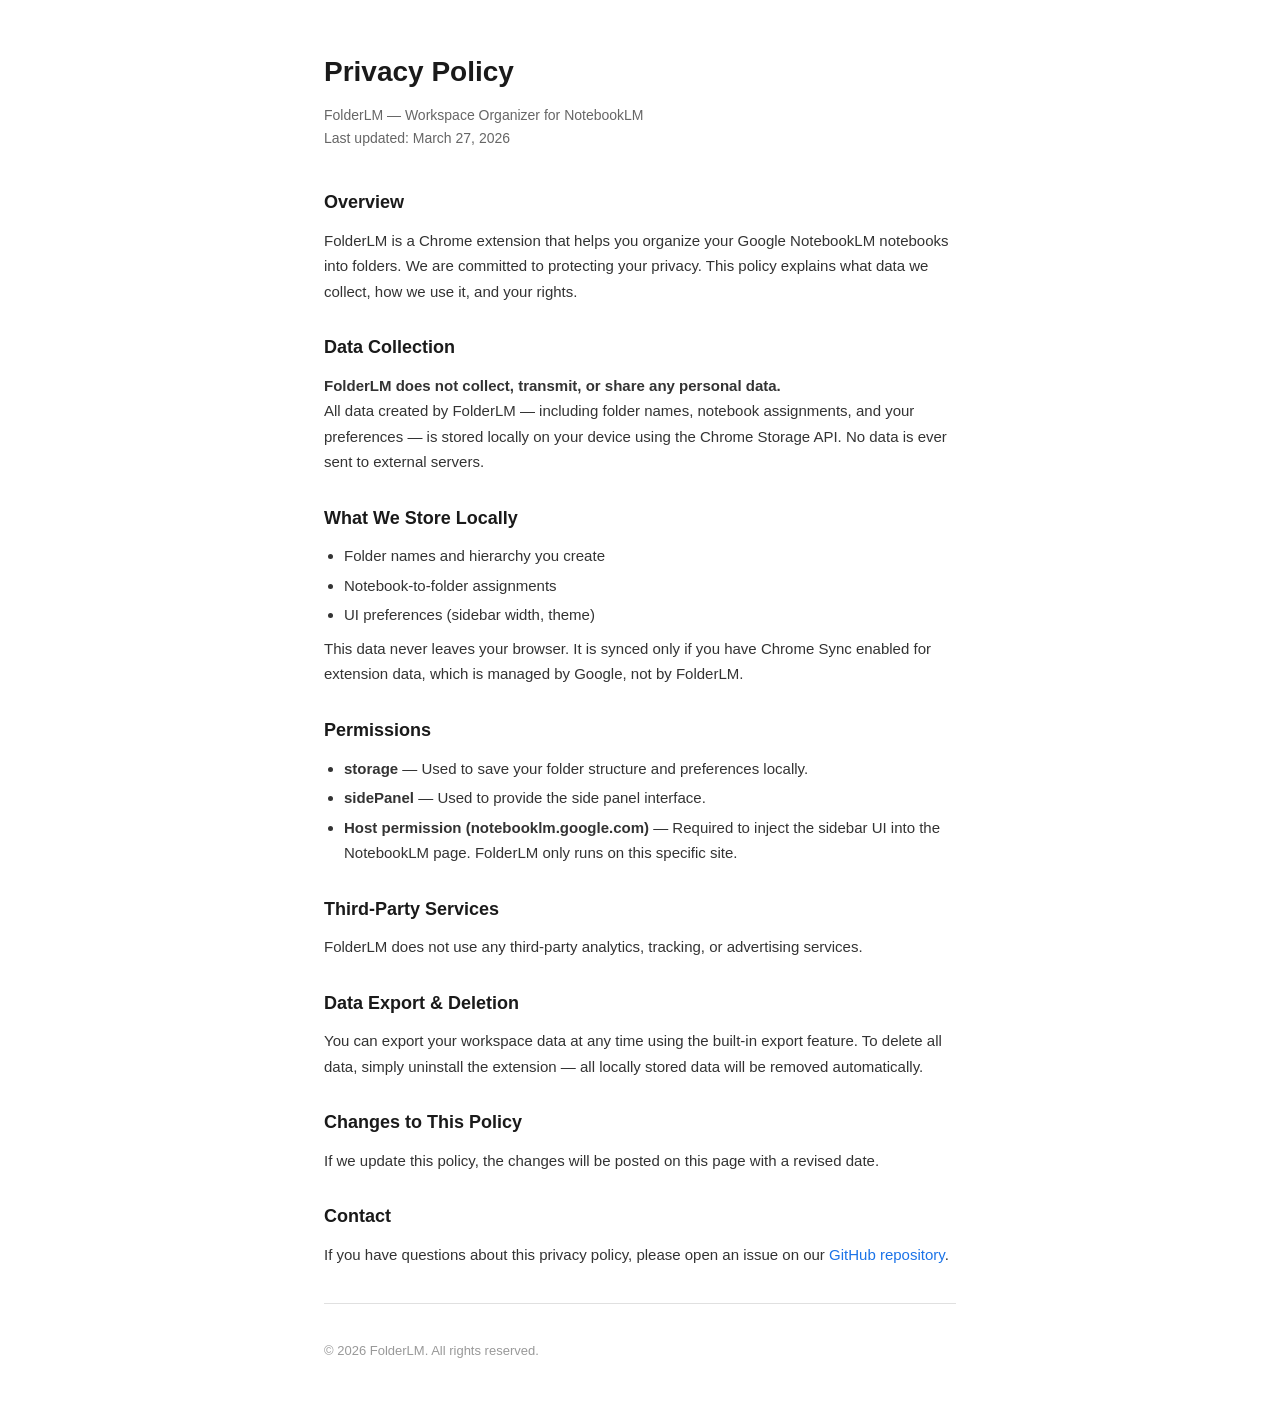
<file: docs/index.html>
<!DOCTYPE html>
<html lang="en">
<head>
  <meta charset="UTF-8">
  <meta http-equiv="refresh" content="0;url=privacy-policy.html">
  <title>FolderLM</title>
</head>
<body>
  <p>Redirecting to <a href="privacy-policy.html">Privacy Policy</a>...</p>
</body>
</html>
</file>
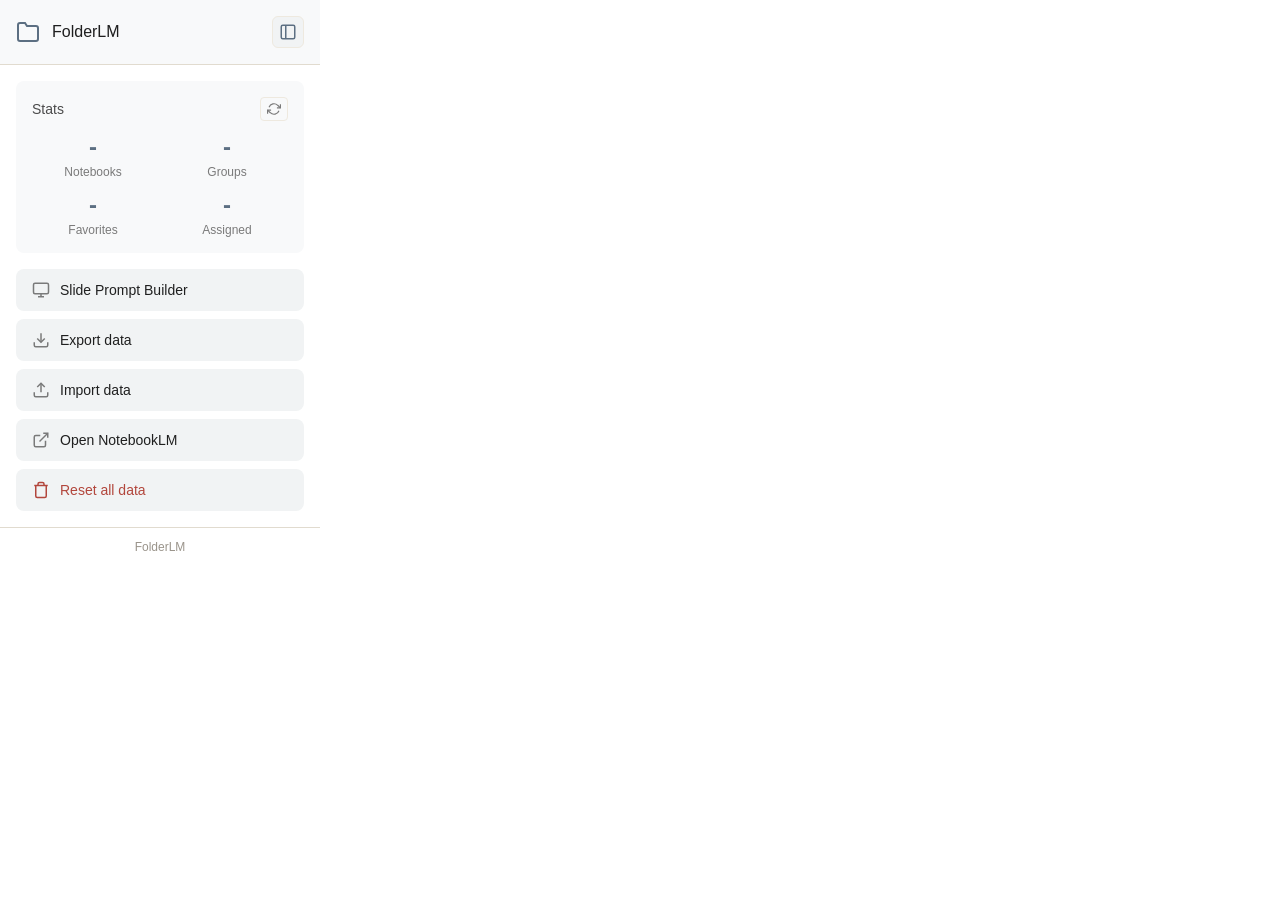
<file: popup.html>
<!DOCTYPE html>
<html lang="en">
<head>
  <meta charset="UTF-8">
  <meta name="viewport" content="width=device-width, initial-scale=1.0">
  <title>FolderLM</title>
  <style>
    * {
      box-sizing: border-box;
      margin: 0;
      padding: 0;
    }

    /* CSS variables (dark mode default) */
    body {
      --popup-bg-primary: #1e1e1e;
      --popup-bg-secondary: #252525;
      --popup-bg-tertiary: #2a2a2a;
      --popup-bg-hover: #333;
      --popup-text-primary: #e0e0e0;
      --popup-text-secondary: #aaa;
      --popup-text-muted: #888;
      --popup-text-dim: #666;
      --popup-border-color: #333;
      --popup-border-light: #444;
      --popup-accent-color: #8ab4f8;
      --popup-danger-color: #f44336;
      --popup-success-bg: rgba(76, 175, 80, 0.2);
      --popup-success-color: #81c784;
      --popup-error-bg: rgba(244, 67, 54, 0.2);
      --popup-error-color: #e57373;
      --popup-info-bg: rgba(33, 150, 243, 0.2);
      --popup-info-color: #64b5f6;
      --popup-modal-bg: rgba(0, 0, 0, 0.8);
    }

    /* Light mode */
    body.light-theme {
      --popup-bg-primary: #ffffff;
      --popup-bg-secondary: #f8f9fa;
      --popup-bg-tertiary: #f1f3f4;
      --popup-bg-hover: #e8eaed;
      --popup-text-primary: #1f1f1f;
      --popup-text-secondary: #4b4b4b;
      --popup-text-muted: #7a7a7a;
      --popup-text-dim: #9a948b;
      --popup-border-color: #e1dbcf;
      --popup-border-light: #eee9df;
      --popup-accent-color: #5c6f82;
      --popup-danger-color: #b2463c;
      --popup-success-bg: rgba(96, 142, 96, 0.18);
      --popup-success-color: #3a6b3a;
      --popup-error-bg: rgba(178, 70, 60, 0.18);
      --popup-error-color: #9b3b33;
      --popup-info-bg: rgba(92, 111, 130, 0.18);
      --popup-info-color: #445566;
      --popup-modal-bg: rgba(20, 20, 20, 0.28);
    }

    body {
      width: 320px;
      font-family: 'Segoe UI', 'Roboto', sans-serif;
      background: var(--popup-bg-primary);
      color: var(--popup-text-primary);
    }

    .popup-header {
      padding: 16px;
      background: var(--popup-bg-secondary);
      border-bottom: 1px solid var(--popup-border-color);
      display: flex;
      align-items: center;
      gap: 12px;
    }

    .popup-header svg {
      color: var(--popup-accent-color);
    }

    .popup-header h1 {
      font-size: 16px;
      font-weight: 500;
      flex: 1;
    }

    .header-icon-btn {
      width: 32px;
      height: 32px;
      border: 1px solid var(--popup-border-light);
      border-radius: 6px;
      background: var(--popup-bg-tertiary);
      color: var(--popup-text-secondary);
      cursor: pointer;
      display: flex;
      align-items: center;
      justify-content: center;
      transition: all 0.2s;
    }

    .header-icon-btn:hover {
      background: var(--popup-bg-hover);
      color: var(--popup-accent-color);
      border-color: var(--popup-accent-color);
    }

    .popup-content {
      padding: 16px;
    }

    .stats-section {
      background: var(--popup-bg-secondary);
      border-radius: 8px;
      padding: 16px;
      margin-bottom: 16px;
    }

    .stats-header {
      display: flex;
      justify-content: space-between;
      align-items: center;
      margin-bottom: 12px;
    }

    .stats-section h2 {
      font-size: 14px;
      font-weight: 500;
      color: var(--popup-text-secondary);
      margin: 0;
    }

    .refresh-btn {
      background: none;
      border: 1px solid var(--popup-border-light);
      border-radius: 4px;
      padding: 4px 6px;
      cursor: pointer;
      color: var(--popup-text-muted);
      transition: all 0.2s;
      display: flex;
      align-items: center;
      justify-content: center;
    }

    .refresh-btn:hover {
      background: var(--popup-bg-hover);
      border-color: var(--popup-accent-color);
      color: var(--popup-accent-color);
    }

    .refresh-btn.loading svg {
      animation: spin 1s linear infinite;
    }

    @keyframes spin {
      from { transform: rotate(0deg); }
      to { transform: rotate(360deg); }
    }

    .stats-grid {
      display: grid;
      grid-template-columns: 1fr 1fr;
      gap: 12px;
    }

    .stat-item {
      text-align: center;
    }

    .stat-value {
      font-size: 24px;
      font-weight: 600;
      color: var(--popup-accent-color);
    }

    .stat-label {
      font-size: 12px;
      color: var(--popup-text-muted);
      margin-top: 4px;
    }

    .actions-section {
      display: flex;
      flex-direction: column;
      gap: 8px;
    }

    .action-btn {
      display: flex;
      align-items: center;
      gap: 10px;
      padding: 12px 16px;
      border: none;
      border-radius: 8px;
      background: var(--popup-bg-tertiary);
      color: var(--popup-text-primary);
      font-size: 14px;
      cursor: pointer;
      transition: background 0.2s;
      text-align: left;
    }

    .action-btn:hover {
      background: var(--popup-bg-hover);
    }

    .action-btn svg {
      color: var(--popup-text-muted);
      flex-shrink: 0;
    }

    .action-btn.danger {
      color: var(--popup-danger-color);
    }

    .action-btn.danger svg {
      color: var(--popup-danger-color);
    }

    .popup-footer {
      padding: 12px 16px;
      border-top: 1px solid var(--popup-border-color);
      text-align: center;
      font-size: 12px;
      color: var(--popup-text-dim);
    }

    .hidden {
      display: none !important;
    }

    .message {
      padding: 12px;
      border-radius: 8px;
      margin-bottom: 16px;
      font-size: 13px;
    }

    .message.success {
      background: var(--popup-success-bg);
      color: var(--popup-success-color);
    }

    .message.error {
      background: var(--popup-error-bg);
      color: var(--popup-error-color);
    }

    .message.info {
      background: var(--popup-info-bg);
      color: var(--popup-info-color);
    }

    /* Modal */
    .modal {
      position: fixed;
      top: 0;
      left: 0;
      right: 0;
      bottom: 0;
      background: var(--popup-modal-bg);
      display: flex;
      align-items: center;
      justify-content: center;
      z-index: 1000;
    }

    .modal.hidden {
      display: none;
    }

    .modal-content {
      background: var(--popup-bg-tertiary);
      border-radius: 12px;
      width: 320px;
      max-height: 90vh;
      overflow-y: auto;
    }

    .modal-header {
      display: flex;
      justify-content: space-between;
      align-items: center;
      padding: 16px;
      border-bottom: 1px solid var(--popup-border-color);
    }

    .modal-header h3 {
      margin: 0;
      font-size: 16px;
      font-weight: 500;
      color: var(--popup-text-primary);
    }

    .modal-close {
      background: none;
      border: none;
      color: var(--popup-text-muted);
      font-size: 24px;
      cursor: pointer;
      padding: 0;
      line-height: 1;
    }

    .modal-close:hover {
      color: var(--popup-text-primary);
    }

    .modal-body {
      padding: 16px;
    }

    .form-group {
      margin-bottom: 16px;
    }

    .form-group label {
      display: block;
      font-size: 12px;
      color: var(--popup-text-secondary);
      margin-bottom: 6px;
    }

    .form-group select,
    .form-group input,
    .form-group textarea {
      width: 100%;
      padding: 8px 10px;
      border: 1px solid var(--popup-border-light);
      border-radius: 6px;
      background: var(--popup-bg-hover);
      color: var(--popup-text-primary);
      font-size: 13px;
      box-sizing: border-box;
    }

    .form-group select:focus,
    .form-group input:focus,
    .form-group textarea:focus {
      outline: none;
      border-color: var(--popup-accent-color);
    }

    .form-group textarea {
      resize: none;
      font-family: monospace;
      font-size: 11px;
      line-height: 1.4;
    }

    .color-select-row {
      display: flex;
      gap: 8px;
      align-items: center;
    }

    .color-select-row select {
      flex: 1;
    }

    .color-input {
      width: 80px !important;
      flex: 0 0 80px;
    }

    .color-input.hidden {
      display: none;
    }

    .color-preview {
      width: 28px;
      height: 28px;
      border-radius: 4px;
      border: 1px solid var(--popup-border-light);
      flex-shrink: 0;
    }

    .copy-btn {
      display: flex;
      align-items: center;
      justify-content: center;
      gap: 6px;
      width: 100%;
      margin-top: 8px;
      padding: 10px;
      border: none;
      border-radius: 6px;
      background: var(--popup-accent-color);
      color: var(--popup-bg-primary);
      font-size: 13px;
      font-weight: 500;
      cursor: pointer;
      transition: background 0.2s;
    }

    .copy-btn:hover {
      filter: brightness(1.1);
    }

    .copy-btn.copied {
      background: #34a853;
      color: #fff;
    }

    /* Tone section */
    .tone-section {
      background: var(--popup-bg-hover);
      border-radius: 8px;
      padding: 12px;
      margin-bottom: 16px;
    }

    .tone-section label {
      font-size: 13px;
      font-weight: 500;
      color: var(--popup-accent-color);
    }

    .tone-description {
      font-size: 11px;
      color: var(--popup-text-muted);
      margin-top: 6px;
      line-height: 1.4;
    }

    .section-label {
      font-size: 12px;
      color: var(--popup-text-muted);
      margin-bottom: 12px;
      padding-bottom: 8px;
      border-bottom: 1px solid var(--popup-border-light);
    }

    /* Custom color section */
    .custom-colors-section {
      margin-bottom: 12px;
    }

    .section-header {
      display: flex;
      justify-content: space-between;
      align-items: center;
      margin-bottom: 8px;
    }

    .section-header span {
      font-size: 12px;
      color: var(--popup-text-secondary);
    }

    .add-color-btn {
      background: none;
      border: 1px solid var(--popup-border-light);
      color: var(--popup-accent-color);
      font-size: 11px;
      padding: 4px 8px;
      border-radius: 4px;
      cursor: pointer;
      transition: all 0.2s;
    }

    .add-color-btn:hover {
      background: rgba(138, 180, 248, 0.1);
      border-color: var(--popup-accent-color);
    }

    .custom-colors-list {
      display: flex;
      flex-wrap: wrap;
      gap: 6px;
      min-height: 20px;
    }

    .custom-color-item {
      display: flex;
      align-items: center;
      gap: 4px;
      background: var(--popup-bg-hover);
      border: 1px solid var(--popup-border-light);
      border-radius: 4px;
      padding: 4px 6px;
      font-size: 11px;
      color: var(--popup-text-secondary);
    }

    .custom-color-item .color-dot {
      width: 14px;
      height: 14px;
      border-radius: 3px;
      border: 1px solid var(--popup-border-light);
    }

    .custom-color-item .color-name {
      max-width: 80px;
      overflow: hidden;
      text-overflow: ellipsis;
      white-space: nowrap;
    }

    .custom-color-item .delete-color {
      background: none;
      border: none;
      color: var(--popup-text-muted);
      cursor: pointer;
      padding: 0;
      font-size: 14px;
      line-height: 1;
      margin-left: 2px;
    }

    .custom-color-item .delete-color:hover {
      color: var(--popup-danger-color);
    }

    .add-color-form {
      margin-top: 8px;
      padding: 10px;
      background: var(--popup-bg-hover);
      border-radius: 6px;
    }

    .add-color-form.hidden {
      display: none;
    }

    .add-color-form input {
      width: 100%;
      padding: 6px 8px;
      border: 1px solid var(--popup-border-light);
      border-radius: 4px;
      background: var(--popup-bg-tertiary);
      color: var(--popup-text-primary);
      font-size: 12px;
      margin-bottom: 8px;
      box-sizing: border-box;
    }

    .add-color-form input:focus {
      outline: none;
      border-color: var(--popup-accent-color);
    }

    .add-color-actions {
      display: flex;
      gap: 8px;
    }

    .btn-save-color, .btn-cancel-color {
      flex: 1;
      padding: 6px;
      border: none;
      border-radius: 4px;
      font-size: 12px;
      cursor: pointer;
      transition: background 0.2s;
    }

    .btn-save-color {
      background: var(--popup-accent-color);
      color: var(--popup-bg-primary);
    }

    .btn-save-color:hover {
      filter: brightness(1.1);
    }

    .btn-cancel-color {
      background: var(--popup-border-light);
      color: var(--popup-text-secondary);
    }

    .btn-cancel-color:hover {
      background: var(--popup-text-muted);
    }

    .divider {
      border: none;
      border-top: 1px solid var(--popup-border-light);
      margin: 16px 0;
    }

    .empty-colors {
      font-size: 11px;
      color: var(--popup-text-dim);
      font-style: italic;
    }

    /* Preset section */
    .preset-section {
      margin-top: 8px;
    }

    .preset-list {
      display: flex;
      flex-direction: column;
      gap: 6px;
      min-height: 20px;
    }

    .preset-item {
      display: flex;
      align-items: center;
      justify-content: space-between;
      background: var(--popup-bg-hover);
      border: 1px solid var(--popup-border-light);
      border-radius: 6px;
      padding: 8px 10px;
      cursor: pointer;
      transition: all 0.2s;
    }

    .preset-item:hover {
      background: var(--popup-bg-tertiary);
      border-color: var(--popup-accent-color);
    }

    .preset-item .preset-name {
      font-size: 12px;
      color: var(--popup-text-primary);
      flex: 1;
      overflow: hidden;
      text-overflow: ellipsis;
      white-space: nowrap;
    }

    .preset-item .preset-tone {
      font-size: 10px;
      color: var(--popup-text-muted);
      margin-left: 8px;
    }

    .preset-item .delete-preset {
      background: none;
      border: none;
      color: var(--popup-text-muted);
      cursor: pointer;
      padding: 0 0 0 8px;
      font-size: 16px;
      line-height: 1;
    }

    .preset-item .delete-preset:hover {
      color: var(--popup-danger-color);
    }

    .empty-presets {
      font-size: 11px;
      color: var(--popup-text-dim);
      font-style: italic;
      padding: 8px 0;
    }
  </style>
</head>
<body>
  <div class="popup-header">
    <svg width="24" height="24" viewBox="0 0 24 24" fill="none" stroke="currentColor" stroke-width="2">
      <path d="M22 19a2 2 0 0 1-2 2H4a2 2 0 0 1-2-2V5a2 2 0 0 1 2-2h5l2 3h9a2 2 0 0 1 2 2z"></path>
    </svg>
    <h1>FolderLM</h1>
    <button class="header-icon-btn" id="btn-open-sidepanel" title="Open in side panel">
      <svg width="18" height="18" viewBox="0 0 24 24" fill="none" stroke="currentColor" stroke-width="2">
        <rect x="3" y="3" width="18" height="18" rx="2" ry="2"></rect>
        <line x1="9" y1="3" x2="9" y2="21"></line>
      </svg>
    </button>
  </div>

  <div class="popup-content">
    <div id="message" class="message hidden"></div>

    <div class="stats-section">
      <div class="stats-header">
        <h2>Stats</h2>
        <button class="refresh-btn" id="btn-refresh-stats" title="Refresh">
          <svg width="14" height="14" viewBox="0 0 24 24" fill="none" stroke="currentColor" stroke-width="2">
            <path d="M23 4v6h-6"></path>
            <path d="M1 20v-6h6"></path>
            <path d="M3.51 9a9 9 0 0 1 14.85-3.36L23 10M1 14l4.64 4.36A9 9 0 0 0 20.49 15"></path>
          </svg>
        </button>
      </div>
      <div class="stats-grid">
        <div class="stat-item">
          <div class="stat-value" id="stat-notebooks">-</div>
          <div class="stat-label">Notebooks</div>
        </div>
        <div class="stat-item">
          <div class="stat-value" id="stat-groups">-</div>
          <div class="stat-label">Groups</div>
        </div>
        <div class="stat-item">
          <div class="stat-value" id="stat-favorites">-</div>
          <div class="stat-label">Favorites</div>
        </div>
        <div class="stat-item">
          <div class="stat-value" id="stat-assigned">-</div>
          <div class="stat-label">Assigned</div>
        </div>
      </div>
    </div>

    <div class="actions-section">
      <button class="action-btn" id="btn-slide-prompt">
        <svg width="18" height="18" viewBox="0 0 24 24" fill="none" stroke="currentColor" stroke-width="2">
          <rect x="2" y="3" width="20" height="14" rx="2" ry="2"></rect>
          <line x1="8" y1="21" x2="16" y2="21"></line>
          <line x1="12" y1="17" x2="12" y2="21"></line>
        </svg>
        Slide Prompt Builder
      </button>

      <button class="action-btn" id="btn-export">
        <svg width="18" height="18" viewBox="0 0 24 24" fill="none" stroke="currentColor" stroke-width="2">
          <path d="M21 15v4a2 2 0 0 1-2 2H5a2 2 0 0 1-2-2v-4"></path>
          <polyline points="7 10 12 15 17 10"></polyline>
          <line x1="12" y1="15" x2="12" y2="3"></line>
        </svg>
        Export data
      </button>

      <button class="action-btn" id="btn-import">
        <svg width="18" height="18" viewBox="0 0 24 24" fill="none" stroke="currentColor" stroke-width="2">
          <path d="M21 15v4a2 2 0 0 1-2 2H5a2 2 0 0 1-2-2v-4"></path>
          <polyline points="17 8 12 3 7 8"></polyline>
          <line x1="12" y1="3" x2="12" y2="15"></line>
        </svg>
        Import data
      </button>

      <input type="file" id="import-file" accept=".json" class="hidden">

      <button class="action-btn" id="btn-open-notebooklm">
        <svg width="18" height="18" viewBox="0 0 24 24" fill="none" stroke="currentColor" stroke-width="2">
          <path d="M18 13v6a2 2 0 0 1-2 2H5a2 2 0 0 1-2-2V8a2 2 0 0 1 2-2h6"></path>
          <polyline points="15 3 21 3 21 9"></polyline>
          <line x1="10" y1="14" x2="21" y2="3"></line>
        </svg>
        Open NotebookLM
      </button>

      <button class="action-btn danger" id="btn-reset">
        <svg width="18" height="18" viewBox="0 0 24 24" fill="none" stroke="currentColor" stroke-width="2">
          <polyline points="3 6 5 6 21 6"></polyline>
          <path d="M19 6v14a2 2 0 0 1-2 2H7a2 2 0 0 1-2-2V6m3 0V4a2 2 0 0 1 2-2h4a2 2 0 0 1 2 2v2"></path>
        </svg>
        Reset all data
      </button>
    </div>
  </div>

  <div class="popup-footer">
    <p>FolderLM</p>
  </div>

  <!-- Slide prompt modal -->
  <div id="slide-prompt-modal" class="modal hidden">
    <div class="modal-content">
      <div class="modal-header">
        <h3>Slide Prompt Builder</h3>
        <button class="modal-close" id="modal-close">&times;</button>
      </div>
      
      <div class="modal-body">
        <!-- 1) Tone selection -->
        <div class="form-group tone-section">
          <label>1. Choose a slide tone</label>
          <select id="slide-tone">
            <option value="simple">Simple & Minimal</option>
            <option value="business">Business & Professional</option>
            <option value="modern">Modern & Stylish</option>
            <option value="pop">Pop & Casual</option>
            <option value="elegant">Elegant & Premium</option>
            <option value="tech">Tech & Futuristic</option>
            <option value="natural">Natural & Soft</option>
            <option value="dynamic">Dynamic & Impactful</option>
            <option value="creative">Creative & Unique</option>
            <option value="academic">Academic & Formal</option>
          </select>
          <p class="tone-description" id="tone-description"></p>
        </div>

        <hr class="divider">

        <!-- Custom colors -->
        <div class="custom-colors-section">
          <div class="section-header">
            <span>Saved custom colors</span>
            <button class="add-color-btn" id="btn-add-color">+ Add</button>
          </div>
          <div id="custom-colors-list" class="custom-colors-list"></div>
          <div id="add-color-form" class="add-color-form hidden">
            <input type="text" id="new-color-name" placeholder="Name (e.g., Corporate Blue)">
            <input type="text" id="new-color-code" placeholder="#000000">
            <div class="add-color-actions">
              <button class="btn-save-color" id="btn-save-color">Save</button>
              <button class="btn-cancel-color" id="btn-cancel-color">Cancel</button>
            </div>
          </div>
        </div>

        <p class="section-label">2. Customize colors and fonts (optional)</p>

        <div class="form-group">
          <label>Primary color</label>
          <div class="color-select-row">
            <select id="main-color">
              <optgroup label="Dark">
                <option value="#1d1d1f">Black (#1d1d1f)</option>
                <option value="#202124">Dark Gray (#202124)</option>
                <option value="#1d1c1d">Off Black (#1d1c1d)</option>
                <option value="#2c2c2c">Charcoal (#2c2c2c)</option>
                <option value="#323130">Gray (#323130)</option>
                <option value="#161616">Jet Black (#161616)</option>
              </optgroup>
              <optgroup label="Blue/Green">
                <option value="#1e3a5f">Navy (#1e3a5f)</option>
                <option value="#3d5a45">Forest Green (#3d5a45)</option>
              </optgroup>
              <optgroup label="Accent">
                <option value="#611f69">Deep Purple (#611f69)</option>
              </optgroup>
              <option value="custom">Custom...</option>
            </select>
            <input type="text" id="main-color-custom" class="color-input hidden" placeholder="#000000">
            <div id="main-color-preview" class="color-preview"></div>
          </div>
        </div>

        <div class="form-group">
          <label>Accent color</label>
          <div class="color-select-row">
            <select id="accent-color">
              <optgroup label="Blues">
                <option value="#0071e3">Blue (#0071e3)</option>
                <option value="#0078d4">Royal Blue (#0078d4)</option>
                <option value="#1a73e8">Sky Blue (#1a73e8)</option>
                <option value="#0f62fe">Deep Blue (#0f62fe)</option>
                <option value="#36c5f0">Light Blue (#36c5f0)</option>
              </optgroup>
              <optgroup label="Warm">
                <option value="#fa0f00">Red (#fa0f00)</option>
                <option value="#e01e5a">Pink (#e01e5a)</option>
                <option value="#b8860b">Dark Gold (#b8860b)</option>
                <option value="#8b4513">Saddle Brown (#8b4513)</option>
              </optgroup>
              <optgroup label="Greens">
                <option value="#a8c686">Sage Green (#a8c686)</option>
              </optgroup>
              <option value="custom">Custom...</option>
            </select>
            <input type="text" id="accent-color-custom" class="color-input hidden" placeholder="#000000">
            <div id="accent-color-preview" class="color-preview"></div>
          </div>
        </div>

        <div class="form-group">
          <label>Background color</label>
          <div class="color-select-row">
            <select id="bg-color">
              <optgroup label="Whites">
                <option value="#ffffff">White (#ffffff)</option>
                <option value="#f4f4f4">Light Gray (#f4f4f4)</option>
                <option value="#fafaf5">Natural White (#fafaf5)</option>
              </optgroup>
              <optgroup label="Creams">
                <option value="#fffef5">Ivory (#fffef5)</option>
                <option value="#fffef8">Cream (#fffef8)</option>
              </optgroup>
              <optgroup label="Darks">
                <option value="#1a1a1a">Dark (#1a1a1a)</option>
                <option value="#0d1117">Dark Blue (#0d1117)</option>
              </optgroup>
              <option value="custom">Custom...</option>
            </select>
            <input type="text" id="bg-color-custom" class="color-input hidden" placeholder="#000000">
            <div id="bg-color-preview" class="color-preview"></div>
          </div>
        </div>

        <div class="form-group">
          <label>Japanese font</label>
          <select id="jp-font">
            <optgroup label="Gothic (Readable)">
              <option value="Hiragino Sans">Hiragino Sans</option>
              <option value="Yu Gothic">Yu Gothic</option>
              <option value="Meiryo">Meiryo</option>
              <option value="Noto Sans JP">Noto Sans JP</option>
              <option value="Source Han Sans JP">Source Han Sans JP</option>
              <option value="IBM Plex Sans JP">IBM Plex Sans JP</option>
              <option value="BIZ UDPGothic">BIZ UDPGothic</option>
            </optgroup>
            <optgroup label="Mincho (Formal)">
              <option value="Yu Mincho">Yu Mincho</option>
              <option value="Hiragino Mincho">Hiragino Mincho</option>
              <option value="Noto Serif JP">Noto Serif JP</option>
              <option value="Source Han Serif JP">Source Han Serif JP</option>
              <option value="BIZ UDPMincho">BIZ UDPMincho</option>
            </optgroup>
            <optgroup label="Rounded (Soft)">
              <option value="M PLUS Rounded 1c">M PLUS Rounded 1c</option>
              <option value="Zen Maru Gothic">Zen Maru Gothic</option>
            </optgroup>
          </select>
        </div>

        <div class="form-group">
          <label>English font</label>
          <select id="en-font">
            <optgroup label="Sans Serif (Modern)">
              <option value="Helvetica Neue">Helvetica Neue</option>
              <option value="Segoe UI">Segoe UI</option>
              <option value="Roboto">Roboto</option>
              <option value="IBM Plex Sans">IBM Plex Sans</option>
              <option value="Source Sans Pro">Source Sans Pro</option>
              <option value="Lato">Lato</option>
              <option value="Poppins">Poppins</option>
              <option value="Open Sans">Open Sans</option>
              <option value="Arial">Arial</option>
            </optgroup>
            <optgroup label="Serif (Formal)">
              <option value="EB Garamond">EB Garamond</option>
              <option value="Cormorant Garamond">Cormorant Garamond</option>
              <option value="Source Serif Pro">Source Serif Pro</option>
              <option value="Georgia">Georgia</option>
              <option value="Times New Roman">Times New Roman</option>
            </optgroup>
            <optgroup label="Display">
              <option value="Montserrat">Montserrat</option>
              <option value="Playfair Display">Playfair Display</option>
              <option value="Oswald">Oswald</option>
            </optgroup>
          </select>
        </div>

        <div class="form-group">
          <label>Generated prompt (editable)</label>
          <textarea id="generated-prompt" rows="12"></textarea>
          <button class="copy-btn" id="btn-copy-prompt">
            <svg width="14" height="14" viewBox="0 0 24 24" fill="none" stroke="currentColor" stroke-width="2">
              <rect x="9" y="9" width="13" height="13" rx="2" ry="2"></rect>
              <path d="M5 15H4a2 2 0 0 1-2-2V4a2 2 0 0 1 2-2h9a2 2 0 0 1 2 2v1"></path>
            </svg>
            Copy
          </button>
        </div>

        <hr class="divider">

        <!-- Preset save/load -->
        <div class="preset-section">
          <div class="section-header">
            <span>Saved presets</span>
            <button class="add-color-btn" id="btn-save-preset">+ Save</button>
          </div>
          <div id="preset-list" class="preset-list"></div>
          <div id="save-preset-form" class="add-color-form hidden">
            <input type="text" id="new-preset-name" placeholder="Preset name (e.g., Internal deck)">
            <div class="add-color-actions">
              <button class="btn-save-color" id="btn-confirm-save-preset">Save</button>
              <button class="btn-cancel-color" id="btn-cancel-save-preset">Cancel</button>
            </div>
          </div>
        </div>
      </div>
    </div>
  </div>

  <script src="popup.js"></script>
</body>
</html>
</file>
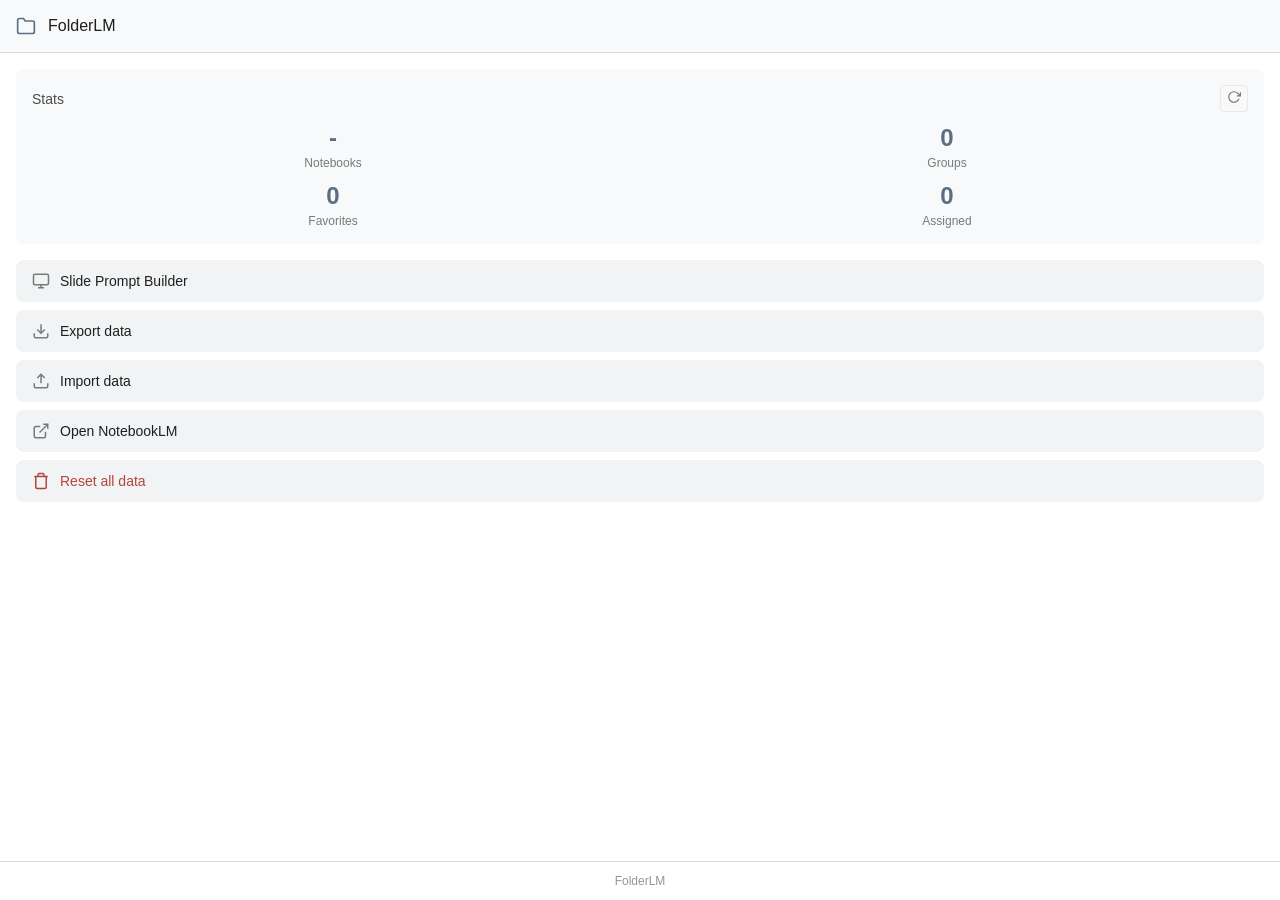
<file: sidepanel.html>
<!DOCTYPE html>
<html lang="en">
<head>
  <meta charset="UTF-8">
  <meta name="viewport" content="width=device-width, initial-scale=1.0">
  <title>FolderLM</title>
  <style>
    * {
      box-sizing: border-box;
      margin: 0;
      padding: 0;
    }

    /* CSS variables (dark mode default) */
    body {
      --sp-bg-primary: #1e1e1e;
      --sp-bg-secondary: #252525;
      --sp-bg-tertiary: #2a2a2a;
      --sp-bg-hover: #333;
      --sp-text-primary: #e0e0e0;
      --sp-text-secondary: #aaa;
      --sp-text-muted: #888;
      --sp-text-dim: #666;
      --sp-border-color: #333;
      --sp-border-light: #444;
      --sp-accent-color: #8ab4f8;
      --sp-danger-color: #f44336;
      --sp-success-bg: rgba(76, 175, 80, 0.2);
      --sp-success-color: #81c784;
      --sp-error-bg: rgba(244, 67, 54, 0.2);
      --sp-error-color: #e57373;
      --sp-info-bg: rgba(33, 150, 243, 0.2);
      --sp-info-color: #64b5f6;
    }

    /* Light mode */
    body.light-theme {
      --sp-bg-primary: #ffffff;
      --sp-bg-secondary: #f8f9fa;
      --sp-bg-tertiary: #f1f3f4;
      --sp-bg-hover: #e8eaed;
      --sp-text-primary: #1f1f1f;
      --sp-text-secondary: #4b4b4b;
      --sp-text-muted: #7a7a7a;
      --sp-text-dim: #9a948b;
      --sp-border-color: #e1dbcf;
      --sp-border-light: #eee9df;
      --sp-accent-color: #5c6f82;
      --sp-danger-color: #b2463c;
      --sp-success-bg: rgba(96, 142, 96, 0.18);
      --sp-success-color: #3a6b3a;
      --sp-error-bg: rgba(178, 70, 60, 0.18);
      --sp-error-color: #9b3b33;
      --sp-info-bg: rgba(92, 111, 130, 0.18);
      --sp-info-color: #445566;
    }

    .hidden {
      display: none !important;
    }

    body {
      font-family: -apple-system, BlinkMacSystemFont, 'Segoe UI', Roboto, sans-serif;
      background: var(--sp-bg-primary);
      color: var(--sp-text-primary);
      min-height: 100vh;
    }

    /* Header */
    .sp-header {
      padding: 16px;
      background: var(--sp-bg-secondary);
      border-bottom: 1px solid var(--sp-border-color);
      display: flex;
      align-items: center;
      gap: 12px;
    }

    .sp-header h1 {
      font-size: 16px;
      font-weight: 500;
      flex: 1;
      display: flex;
      align-items: center;
      gap: 8px;
    }

    .sp-header > svg {
      color: var(--sp-accent-color);
    }

    .sp-back-btn {
      display: none;
      align-items: center;
      gap: 4px;
      padding: 6px 10px;
      border: 1px solid var(--sp-border-light);
      border-radius: 6px;
      background: var(--sp-bg-tertiary);
      color: var(--sp-text-secondary);
      font-size: 13px;
      cursor: pointer;
      transition: all 0.2s;
    }

    .sp-back-btn:hover {
      background: var(--sp-bg-hover);
      color: var(--sp-text-primary);
    }

    .sp-back-btn.visible {
      display: flex;
    }

    /* Content */
    .sp-content {
      padding: 16px;
      padding-bottom: 60px;
      overflow-y: auto;
    }

    /* Screens */
    .sp-screen {
      display: none;
    }

    .sp-screen.active {
      display: block;
    }

    /* Stats section */
    .sp-stats {
      background: var(--sp-bg-secondary);
      border-radius: 8px;
      padding: 16px;
      margin-bottom: 16px;
    }

    .sp-stats-header {
      display: flex;
      justify-content: space-between;
      align-items: center;
      margin-bottom: 12px;
    }

    .sp-stats h2 {
      font-size: 14px;
      font-weight: 500;
      color: var(--sp-text-secondary);
    }

    .sp-refresh-btn {
      background: none;
      border: 1px solid var(--sp-border-light);
      border-radius: 4px;
      padding: 4px 6px;
      cursor: pointer;
      color: var(--sp-text-muted);
      transition: all 0.2s;
    }

    .sp-refresh-btn:hover {
      background: var(--sp-bg-hover);
      border-color: var(--sp-accent-color);
      color: var(--sp-accent-color);
    }

    .sp-refresh-btn.loading svg {
      animation: spin 1s linear infinite;
    }

    @keyframes spin {
      from { transform: rotate(0deg); }
      to { transform: rotate(360deg); }
    }

    .sp-stats-grid {
      display: grid;
      grid-template-columns: 1fr 1fr;
      gap: 12px;
    }

    .sp-stat-item {
      text-align: center;
    }

    .sp-stat-value {
      font-size: 24px;
      font-weight: 600;
      color: var(--sp-accent-color);
    }

    .sp-stat-label {
      font-size: 12px;
      color: var(--sp-text-muted);
      margin-top: 4px;
    }

    /* Action buttons */
    .sp-actions {
      display: flex;
      flex-direction: column;
      gap: 8px;
    }

    .sp-action-btn {
      display: flex;
      align-items: center;
      gap: 10px;
      padding: 12px 16px;
      border: none;
      border-radius: 8px;
      background: var(--sp-bg-tertiary);
      color: var(--sp-text-primary);
      font-size: 14px;
      cursor: pointer;
      transition: background 0.2s;
      text-align: left;
    }

    .sp-action-btn:hover {
      background: var(--sp-bg-hover);
    }

    .sp-action-btn svg {
      color: var(--sp-text-muted);
      flex-shrink: 0;
    }

    .sp-action-btn.danger {
      color: var(--sp-danger-color);
    }

    .sp-action-btn.danger svg {
      color: var(--sp-danger-color);
    }

    /* Messages */
    .sp-message {
      padding: 12px;
      border-radius: 8px;
      margin-bottom: 16px;
      font-size: 13px;
    }

    .sp-message.success {
      background: var(--sp-success-bg);
      color: var(--sp-success-color);
    }

    .sp-message.error {
      background: var(--sp-error-bg);
      color: var(--sp-error-color);
    }

    .sp-message.info {
      background: var(--sp-info-bg);
      color: var(--sp-info-color);
    }

    /* Footer */
    .sp-footer {
      padding: 12px 16px;
      border-top: 1px solid var(--sp-border-color);
      text-align: center;
      font-size: 12px;
      color: var(--sp-text-dim);
      position: fixed;
      bottom: 0;
      left: 0;
      right: 0;
      background: var(--sp-bg-primary);
    }

    /* ========================================
       Slide Prompt Screen
       ======================================== */

    .form-group {
      margin-bottom: 16px;
    }

    .form-group label {
      display: block;
      font-size: 13px;
      font-weight: 500;
      color: var(--sp-text-secondary);
      margin-bottom: 8px;
    }

    .form-group select {
      width: 100%;
      padding: 10px 12px;
      border: 1px solid var(--sp-border-color);
      border-radius: 6px;
      background: var(--sp-bg-secondary);
      color: var(--sp-text-primary);
      font-size: 13px;
      cursor: pointer;
    }

    .form-group select:focus {
      outline: none;
      border-color: var(--sp-accent-color);
    }

    .tone-description {
      font-size: 12px;
      color: var(--sp-text-muted);
      margin-top: 8px;
      line-height: 1.4;
    }

    .divider {
      border: none;
      border-top: 1px solid var(--sp-border-color);
      margin: 20px 0;
    }

    /* Section header */
    .section-header {
      display: flex;
      justify-content: space-between;
      align-items: center;
      margin-bottom: 12px;
    }

    .section-header span {
      font-size: 13px;
      font-weight: 500;
      color: var(--sp-text-secondary);
    }

    .section-label {
      font-size: 13px;
      font-weight: 500;
      color: var(--sp-text-secondary);
      margin-bottom: 12px;
    }

    /* Custom color section */
    .custom-colors-section {
      background: var(--sp-bg-secondary);
      border-radius: 8px;
      padding: 12px;
      margin-bottom: 16px;
    }

    .custom-colors-list {
      display: flex;
      flex-wrap: wrap;
      gap: 8px;
      margin-bottom: 8px;
    }

    .custom-color-item {
      display: flex;
      align-items: center;
      gap: 6px;
      padding: 4px 8px;
      background: var(--sp-bg-tertiary);
      border-radius: 4px;
      font-size: 12px;
    }

    .color-dot {
      width: 14px;
      height: 14px;
      border-radius: 3px;
      border: 1px solid var(--sp-border-color);
    }

    .color-name {
      max-width: 100px;
      overflow: hidden;
      text-overflow: ellipsis;
      white-space: nowrap;
    }

    .delete-color {
      background: none;
      border: none;
      color: var(--sp-text-muted);
      cursor: pointer;
      padding: 0 2px;
      font-size: 14px;
    }

    .delete-color:hover {
      color: var(--sp-danger-color);
    }

    .empty-colors {
      font-size: 12px;
      color: var(--sp-text-dim);
    }

    .add-color-btn {
      padding: 4px 10px;
      border: 1px solid var(--sp-border-light);
      border-radius: 4px;
      background: var(--sp-bg-tertiary);
      color: var(--sp-text-secondary);
      font-size: 12px;
      cursor: pointer;
      transition: all 0.2s;
    }

    .add-color-btn:hover {
      background: var(--sp-bg-hover);
      border-color: var(--sp-accent-color);
      color: var(--sp-accent-color);
    }

    .add-color-form {
      display: flex;
      flex-direction: column;
      gap: 8px;
      padding: 12px;
      background: var(--sp-bg-tertiary);
      border-radius: 6px;
      margin-top: 8px;
    }

    .add-color-form input {
      padding: 8px 10px;
      border: 1px solid var(--sp-border-color);
      border-radius: 4px;
      background: var(--sp-bg-primary);
      color: var(--sp-text-primary);
      font-size: 13px;
    }

    .add-color-form input:focus {
      outline: none;
      border-color: var(--sp-accent-color);
    }

    .add-color-actions {
      display: flex;
      gap: 8px;
    }

    .btn-save-color, .btn-cancel-color {
      flex: 1;
      padding: 8px;
      border: none;
      border-radius: 4px;
      font-size: 12px;
      cursor: pointer;
    }

    .btn-save-color {
      background: var(--sp-accent-color);
      color: #fff;
    }

    .btn-cancel-color {
      background: var(--sp-bg-hover);
      color: var(--sp-text-secondary);
    }

    /* Color selection row */
    .color-select-row {
      display: flex;
      align-items: center;
      gap: 8px;
    }

    .color-select-row select {
      flex: 1;
    }

    .color-input {
      width: 100px;
      padding: 8px 10px;
      border: 1px solid var(--sp-border-color);
      border-radius: 4px;
      background: var(--sp-bg-secondary);
      color: var(--sp-text-primary);
      font-size: 12px;
    }

    .color-input:focus {
      outline: none;
      border-color: var(--sp-accent-color);
    }

    .color-preview {
      width: 32px;
      height: 32px;
      border-radius: 6px;
      border: 1px solid var(--sp-border-color);
      flex-shrink: 0;
    }

    /* Prompt textarea */
    .form-group textarea {
      width: 100%;
      padding: 12px;
      border: 1px solid var(--sp-border-color);
      border-radius: 6px;
      background: var(--sp-bg-secondary);
      color: var(--sp-text-primary);
      font-size: 12px;
      font-family: monospace;
      line-height: 1.5;
      resize: vertical;
      min-height: 200px;
    }

    .form-group textarea:focus {
      outline: none;
      border-color: var(--sp-accent-color);
    }

    /* Copy button */
    .copy-btn {
      display: flex;
      align-items: center;
      justify-content: center;
      gap: 6px;
      width: 100%;
      margin-top: 10px;
      padding: 10px 16px;
      border: 1px solid var(--sp-border-color);
      border-radius: 6px;
      background: var(--sp-bg-tertiary);
      color: var(--sp-text-primary);
      font-size: 13px;
      font-weight: 500;
      cursor: pointer;
      transition: all 0.2s;
    }

    .copy-btn:hover {
      background: var(--sp-bg-hover);
      border-color: var(--sp-accent-color);
    }

    .copy-btn.copied {
      background: var(--sp-success-bg);
      border-color: var(--sp-success-color);
      color: var(--sp-success-color);
    }

    /* Preset section */
    .preset-section {
      background: var(--sp-bg-secondary);
      border-radius: 8px;
      padding: 12px;
    }

    .preset-list {
      display: flex;
      flex-direction: column;
      gap: 6px;
    }

    .preset-item {
      display: flex;
      align-items: center;
      gap: 8px;
      padding: 8px 10px;
      background: var(--sp-bg-tertiary);
      border-radius: 6px;
      cursor: pointer;
      transition: background 0.2s;
    }

    .preset-item:hover {
      background: var(--sp-bg-hover);
    }

    .preset-name {
      flex: 1;
      font-size: 13px;
      overflow: hidden;
      text-overflow: ellipsis;
      white-space: nowrap;
    }

    .preset-tone {
      font-size: 11px;
      color: var(--sp-text-muted);
      padding: 2px 6px;
      background: var(--sp-bg-primary);
      border-radius: 4px;
    }

    .delete-preset {
      background: none;
      border: none;
      color: var(--sp-text-muted);
      cursor: pointer;
      padding: 0 4px;
      font-size: 16px;
    }

    .delete-preset:hover {
      color: var(--sp-danger-color);
    }

    .empty-presets {
      font-size: 12px;
      color: var(--sp-text-dim);
      text-align: center;
      padding: 8px;
    }
  </style>
</head>
<body>
  <div class="sp-header">
    <button class="sp-back-btn" id="btn-back">
      <svg width="16" height="16" viewBox="0 0 24 24" fill="none" stroke="currentColor" stroke-width="2">
        <polyline points="15 18 9 12 15 6"></polyline>
      </svg>
      Back
    </button>
    <svg width="20" height="20" viewBox="0 0 24 24" fill="none" stroke="currentColor" stroke-width="2">
      <path d="M22 19a2 2 0 0 1-2 2H4a2 2 0 0 1-2-2V5a2 2 0 0 1 2-2h5l2 3h9a2 2 0 0 1 2 2z"></path>
    </svg>
    <h1 id="header-title">FolderLM</h1>
  </div>

  <div class="sp-content">
    <div id="sp-message" class="sp-message hidden"></div>

    <!-- Main screen -->
    <div id="screen-main" class="sp-screen active">
      <div class="sp-stats">
        <div class="sp-stats-header">
          <h2>Stats</h2>
          <button class="sp-refresh-btn" id="btn-refresh" title="Refresh">
            <svg width="14" height="14" viewBox="0 0 24 24" fill="none" stroke="currentColor" stroke-width="2">
              <polyline points="23 4 23 10 17 10"></polyline>
              <path d="M20.49 15a9 9 0 1 1-2.12-9.36L23 10"></path>
            </svg>
          </button>
        </div>
        <div class="sp-stats-grid">
          <div class="sp-stat-item">
            <div class="sp-stat-value" id="stat-notebooks">-</div>
            <div class="sp-stat-label">Notebooks</div>
          </div>
          <div class="sp-stat-item">
            <div class="sp-stat-value" id="stat-groups">0</div>
            <div class="sp-stat-label">Groups</div>
          </div>
          <div class="sp-stat-item">
            <div class="sp-stat-value" id="stat-favorites">0</div>
            <div class="sp-stat-label">Favorites</div>
          </div>
          <div class="sp-stat-item">
            <div class="sp-stat-value" id="stat-assigned">0</div>
            <div class="sp-stat-label">Assigned</div>
          </div>
        </div>
      </div>

      <div class="sp-actions">
        <button class="sp-action-btn" id="btn-slide-prompt">
          <svg width="18" height="18" viewBox="0 0 24 24" fill="none" stroke="currentColor" stroke-width="2">
            <rect x="2" y="3" width="20" height="14" rx="2" ry="2"></rect>
            <line x1="8" y1="21" x2="16" y2="21"></line>
            <line x1="12" y1="17" x2="12" y2="21"></line>
          </svg>
          Slide Prompt Builder
        </button>

        <button class="sp-action-btn" id="btn-export">
          <svg width="18" height="18" viewBox="0 0 24 24" fill="none" stroke="currentColor" stroke-width="2">
            <path d="M21 15v4a2 2 0 0 1-2 2H5a2 2 0 0 1-2-2v-4"></path>
            <polyline points="7 10 12 15 17 10"></polyline>
            <line x1="12" y1="15" x2="12" y2="3"></line>
          </svg>
          Export data
        </button>

        <button class="sp-action-btn" id="btn-import">
          <svg width="18" height="18" viewBox="0 0 24 24" fill="none" stroke="currentColor" stroke-width="2">
            <path d="M21 15v4a2 2 0 0 1-2 2H5a2 2 0 0 1-2-2v-4"></path>
            <polyline points="17 8 12 3 7 8"></polyline>
            <line x1="12" y1="3" x2="12" y2="15"></line>
          </svg>
          Import data
        </button>
        <input type="file" id="import-file" accept=".json" class="hidden">

        <button class="sp-action-btn" id="btn-open-notebooklm">
          <svg width="18" height="18" viewBox="0 0 24 24" fill="none" stroke="currentColor" stroke-width="2">
            <path d="M18 13v6a2 2 0 0 1-2 2H5a2 2 0 0 1-2-2V8a2 2 0 0 1 2-2h6"></path>
            <polyline points="15 3 21 3 21 9"></polyline>
            <line x1="10" y1="14" x2="21" y2="3"></line>
          </svg>
          Open NotebookLM
        </button>

        <button class="sp-action-btn danger" id="btn-reset">
          <svg width="18" height="18" viewBox="0 0 24 24" fill="none" stroke="currentColor" stroke-width="2">
            <polyline points="3 6 5 6 21 6"></polyline>
            <path d="M19 6v14a2 2 0 0 1-2 2H7a2 2 0 0 1-2-2V6m3 0V4a2 2 0 0 1 2-2h4a2 2 0 0 1 2 2v2"></path>
          </svg>
          Reset all data
        </button>
      </div>
    </div>

    <!-- Slide prompt screen -->
    <div id="screen-slide" class="sp-screen">
      <!-- 1) Tone selection -->
      <div class="form-group tone-section">
        <label>1. Choose a slide tone</label>
        <select id="slide-tone">
          <option value="simple">Simple & Minimal</option>
          <option value="business">Business & Professional</option>
          <option value="modern">Modern & Stylish</option>
          <option value="pop">Pop & Casual</option>
          <option value="elegant">Elegant & Premium</option>
          <option value="tech">Tech & Futuristic</option>
          <option value="natural">Natural & Soft</option>
          <option value="dynamic">Dynamic & Impactful</option>
          <option value="creative">Creative & Unique</option>
          <option value="academic">Academic & Formal</option>
        </select>
        <p class="tone-description" id="tone-description"></p>
      </div>

      <hr class="divider">

      <!-- Custom colors -->
      <div class="custom-colors-section">
        <div class="section-header">
          <span>Saved custom colors</span>
          <button class="add-color-btn" id="btn-add-color">+ Add</button>
        </div>
        <div id="custom-colors-list" class="custom-colors-list"></div>
        <div id="add-color-form" class="add-color-form hidden">
          <input type="text" id="new-color-name" placeholder="Name (e.g., Corporate Blue)">
          <input type="text" id="new-color-code" placeholder="#000000">
          <div class="add-color-actions">
            <button class="btn-save-color" id="btn-save-color">Save</button>
            <button class="btn-cancel-color" id="btn-cancel-color">Cancel</button>
          </div>
        </div>
      </div>

      <p class="section-label">2. Customize colors and fonts (optional)</p>

      <div class="form-group">
        <label>Primary color</label>
        <div class="color-select-row">
          <select id="main-color">
            <optgroup label="Dark">
              <option value="#1d1d1f">Black (#1d1d1f)</option>
              <option value="#202124">Dark Gray (#202124)</option>
              <option value="#1d1c1d">Off Black (#1d1c1d)</option>
              <option value="#2c2c2c">Charcoal (#2c2c2c)</option>
              <option value="#323130">Gray (#323130)</option>
              <option value="#161616">Jet Black (#161616)</option>
            </optgroup>
            <optgroup label="Blue/Green">
              <option value="#1e3a5f">Navy (#1e3a5f)</option>
              <option value="#3d5a45">Forest Green (#3d5a45)</option>
            </optgroup>
            <optgroup label="Accent">
              <option value="#611f69">Deep Purple (#611f69)</option>
            </optgroup>
            <option value="custom">Custom...</option>
          </select>
          <input type="text" id="main-color-custom" class="color-input hidden" placeholder="#000000">
          <div id="main-color-preview" class="color-preview"></div>
        </div>
      </div>

      <div class="form-group">
        <label>Accent color</label>
        <div class="color-select-row">
          <select id="accent-color">
            <optgroup label="Blues">
              <option value="#0071e3">Blue (#0071e3)</option>
              <option value="#0078d4">Royal Blue (#0078d4)</option>
              <option value="#1a73e8">Sky Blue (#1a73e8)</option>
              <option value="#0f62fe">Deep Blue (#0f62fe)</option>
              <option value="#36c5f0">Light Blue (#36c5f0)</option>
            </optgroup>
            <optgroup label="Warm">
              <option value="#fa0f00">Red (#fa0f00)</option>
              <option value="#e01e5a">Pink (#e01e5a)</option>
              <option value="#b8860b">Dark Gold (#b8860b)</option>
              <option value="#8b4513">Saddle Brown (#8b4513)</option>
            </optgroup>
            <optgroup label="Greens">
              <option value="#a8c686">Sage Green (#a8c686)</option>
            </optgroup>
            <option value="custom">Custom...</option>
          </select>
          <input type="text" id="accent-color-custom" class="color-input hidden" placeholder="#000000">
          <div id="accent-color-preview" class="color-preview"></div>
        </div>
      </div>

      <div class="form-group">
        <label>Background color</label>
        <div class="color-select-row">
          <select id="bg-color">
            <optgroup label="Whites">
              <option value="#ffffff">White (#ffffff)</option>
              <option value="#f4f4f4">Light Gray (#f4f4f4)</option>
              <option value="#fafaf5">Natural White (#fafaf5)</option>
            </optgroup>
            <optgroup label="Creams">
              <option value="#fffef5">Ivory (#fffef5)</option>
              <option value="#fffef8">Cream (#fffef8)</option>
            </optgroup>
            <optgroup label="Darks">
              <option value="#1a1a1a">Dark (#1a1a1a)</option>
              <option value="#0d1117">Dark Blue (#0d1117)</option>
            </optgroup>
            <option value="custom">Custom...</option>
          </select>
          <input type="text" id="bg-color-custom" class="color-input hidden" placeholder="#000000">
          <div id="bg-color-preview" class="color-preview"></div>
        </div>
      </div>

      <div class="form-group">
        <label>Japanese font</label>
        <select id="jp-font">
          <optgroup label="Gothic (Readable)">
            <option value="Hiragino Sans">Hiragino Sans</option>
            <option value="Yu Gothic">Yu Gothic</option>
            <option value="Meiryo">Meiryo</option>
            <option value="Noto Sans JP">Noto Sans JP</option>
            <option value="Source Han Sans JP">Source Han Sans JP</option>
            <option value="IBM Plex Sans JP">IBM Plex Sans JP</option>
            <option value="BIZ UDPGothic">BIZ UDPGothic</option>
          </optgroup>
          <optgroup label="Mincho (Formal)">
            <option value="Yu Mincho">Yu Mincho</option>
            <option value="Hiragino Mincho">Hiragino Mincho</option>
            <option value="Noto Serif JP">Noto Serif JP</option>
            <option value="Source Han Serif JP">Source Han Serif JP</option>
            <option value="BIZ UDPMincho">BIZ UDPMincho</option>
          </optgroup>
          <optgroup label="Rounded (Soft)">
            <option value="M PLUS Rounded 1c">M PLUS Rounded 1c</option>
            <option value="Zen Maru Gothic">Zen Maru Gothic</option>
          </optgroup>
        </select>
      </div>

      <div class="form-group">
        <label>English font</label>
        <select id="en-font">
          <optgroup label="Sans Serif (Modern)">
            <option value="Helvetica Neue">Helvetica Neue</option>
            <option value="Segoe UI">Segoe UI</option>
            <option value="Roboto">Roboto</option>
            <option value="IBM Plex Sans">IBM Plex Sans</option>
            <option value="Source Sans Pro">Source Sans Pro</option>
            <option value="Lato">Lato</option>
            <option value="Poppins">Poppins</option>
            <option value="Open Sans">Open Sans</option>
            <option value="Arial">Arial</option>
          </optgroup>
          <optgroup label="Serif (Formal)">
            <option value="EB Garamond">EB Garamond</option>
            <option value="Cormorant Garamond">Cormorant Garamond</option>
            <option value="Source Serif Pro">Source Serif Pro</option>
            <option value="Georgia">Georgia</option>
            <option value="Times New Roman">Times New Roman</option>
          </optgroup>
          <optgroup label="Display">
            <option value="Montserrat">Montserrat</option>
            <option value="Playfair Display">Playfair Display</option>
            <option value="Oswald">Oswald</option>
          </optgroup>
        </select>
      </div>

      <div class="form-group">
        <label>Generated prompt (editable)</label>
        <textarea id="generated-prompt" rows="12"></textarea>
        <button class="copy-btn" id="btn-copy-prompt">
          <svg width="14" height="14" viewBox="0 0 24 24" fill="none" stroke="currentColor" stroke-width="2">
            <rect x="9" y="9" width="13" height="13" rx="2" ry="2"></rect>
            <path d="M5 15H4a2 2 0 0 1-2-2V4a2 2 0 0 1 2-2h9a2 2 0 0 1 2 2v1"></path>
          </svg>
          Copy
        </button>
      </div>

      <hr class="divider">

      <!-- Preset save/load -->
      <div class="preset-section">
        <div class="section-header">
          <span>Saved presets</span>
          <button class="add-color-btn" id="btn-save-preset">+ Save</button>
        </div>
        <div id="preset-list" class="preset-list"></div>
        <div id="save-preset-form" class="add-color-form hidden">
          <input type="text" id="new-preset-name" placeholder="Preset name (e.g., Internal deck)">
          <div class="add-color-actions">
            <button class="btn-save-color" id="btn-confirm-save-preset">Save</button>
            <button class="btn-cancel-color" id="btn-cancel-save-preset">Cancel</button>
          </div>
        </div>
      </div>
    </div>
  </div>

  <div class="sp-footer">
    <p>FolderLM</p>
  </div>

  <script src="sidepanel.js"></script>
</body>
</html>
</file>
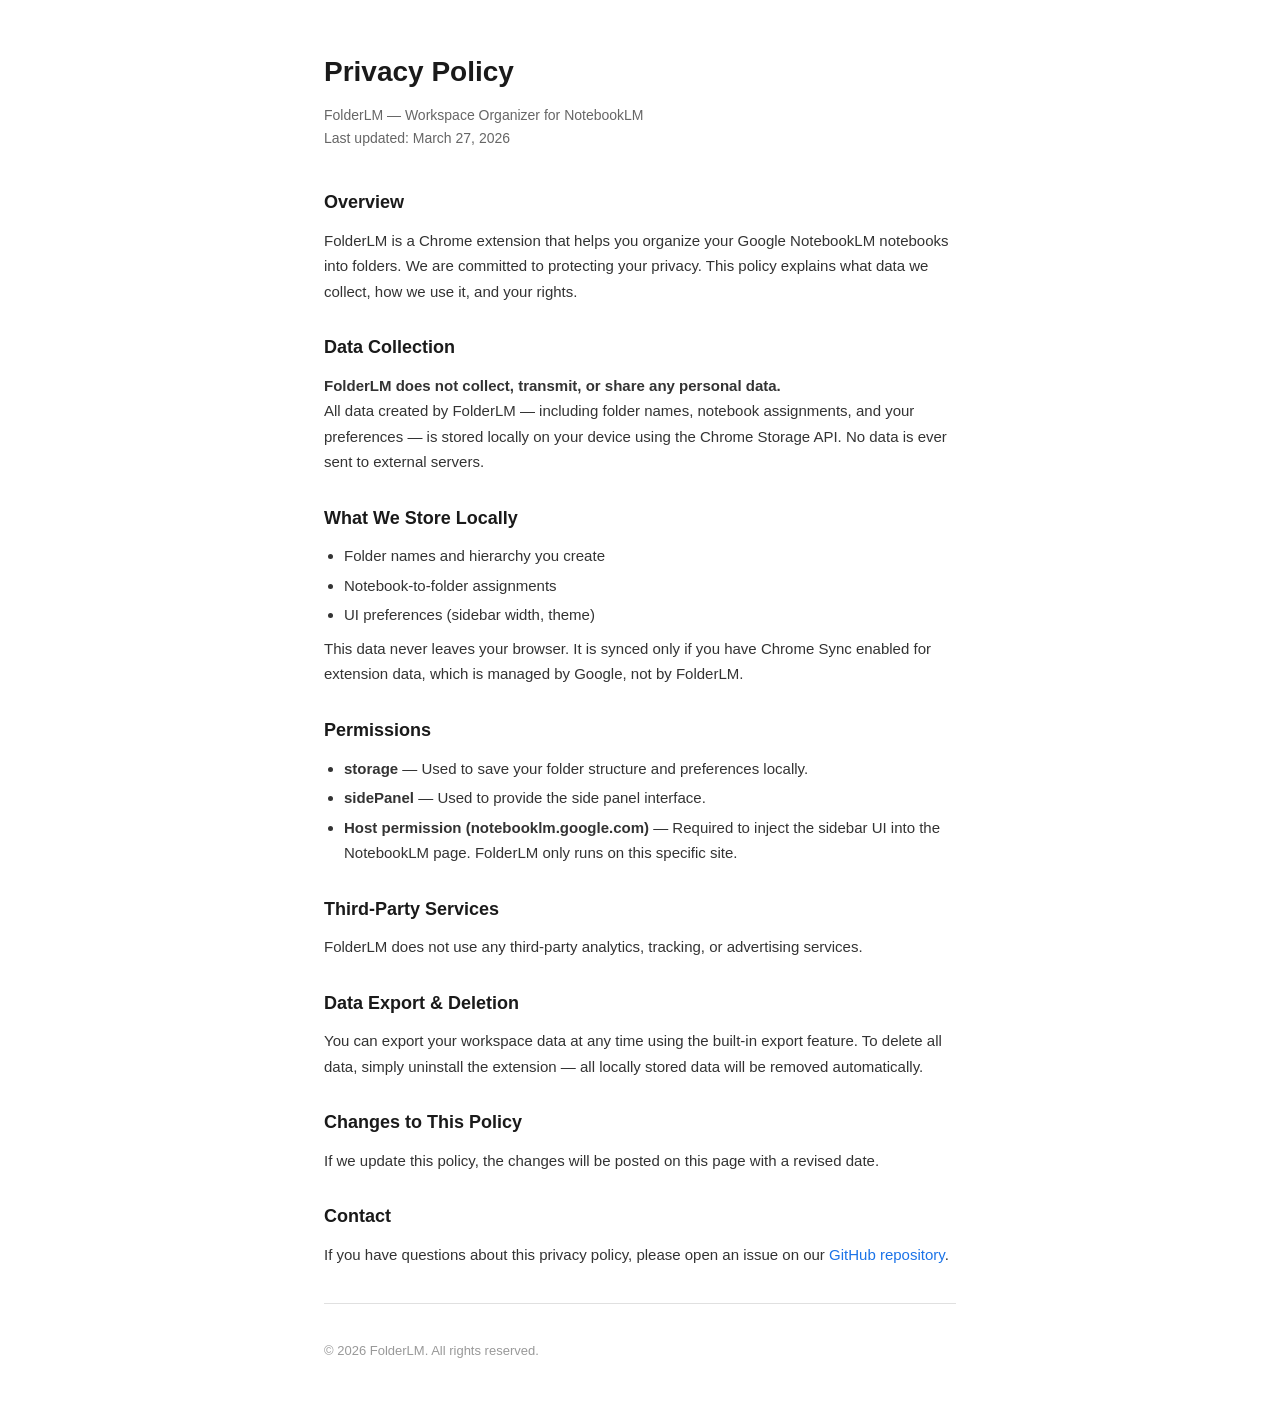
<file: docs/privacy-policy.html>
<!DOCTYPE html>
<html lang="en">
<head>
  <meta charset="UTF-8">
  <meta name="viewport" content="width=device-width, initial-scale=1.0">
  <title>FolderLM — Privacy Policy</title>
  <style>
    * { box-sizing: border-box; margin: 0; padding: 0; }
    body {
      font-family: "Google Sans Text", "Google Sans", -apple-system, BlinkMacSystemFont, "Segoe UI", Roboto, sans-serif;
      color: #1a1a1a;
      background: #fff;
      line-height: 1.7;
      padding: 48px 24px;
      max-width: 680px;
      margin: 0 auto;
    }
    h1 { font-size: 28px; font-weight: 600; margin-bottom: 8px; }
    .subtitle { color: #666; font-size: 14px; margin-bottom: 36px; }
    h2 { font-size: 18px; font-weight: 600; margin: 28px 0 10px; }
    p, li { font-size: 15px; color: #333; }
    ul { padding-left: 20px; margin: 8px 0; }
    li { margin-bottom: 4px; }
    a { color: #1a73e8; text-decoration: none; }
    a:hover { text-decoration: underline; }
    hr { border: none; border-top: 1px solid #e0e0e0; margin: 36px 0; }
  </style>
</head>
<body>
  <h1>Privacy Policy</h1>
  <p class="subtitle">FolderLM — Workspace Organizer for NotebookLM<br>Last updated: March 27, 2026</p>

  <h2>Overview</h2>
  <p>FolderLM is a Chrome extension that helps you organize your Google NotebookLM notebooks into folders. We are committed to protecting your privacy. This policy explains what data we collect, how we use it, and your rights.</p>

  <h2>Data Collection</h2>
  <p><strong>FolderLM does not collect, transmit, or share any personal data.</strong></p>
  <p>All data created by FolderLM — including folder names, notebook assignments, and your preferences — is stored locally on your device using the Chrome Storage API. No data is ever sent to external servers.</p>

  <h2>What We Store Locally</h2>
  <ul>
    <li>Folder names and hierarchy you create</li>
    <li>Notebook-to-folder assignments</li>
    <li>UI preferences (sidebar width, theme)</li>
  </ul>
  <p>This data never leaves your browser. It is synced only if you have Chrome Sync enabled for extension data, which is managed by Google, not by FolderLM.</p>

  <h2>Permissions</h2>
  <ul>
    <li><strong>storage</strong> — Used to save your folder structure and preferences locally.</li>
    <li><strong>sidePanel</strong> — Used to provide the side panel interface.</li>
    <li><strong>Host permission (notebooklm.google.com)</strong> — Required to inject the sidebar UI into the NotebookLM page. FolderLM only runs on this specific site.</li>
  </ul>

  <h2>Third-Party Services</h2>
  <p>FolderLM does not use any third-party analytics, tracking, or advertising services.</p>

  <h2>Data Export & Deletion</h2>
  <p>You can export your workspace data at any time using the built-in export feature. To delete all data, simply uninstall the extension — all locally stored data will be removed automatically.</p>

  <h2>Changes to This Policy</h2>
  <p>If we update this policy, the changes will be posted on this page with a revised date.</p>

  <h2>Contact</h2>
  <p>If you have questions about this privacy policy, please open an issue on our <a href="https://github.com/agentenatalie/folderlm/issues">GitHub repository</a>.</p>

  <hr>
  <p style="color: #999; font-size: 13px;">&copy; 2026 FolderLM. All rights reserved.</p>
</body>
</html>
</file>
